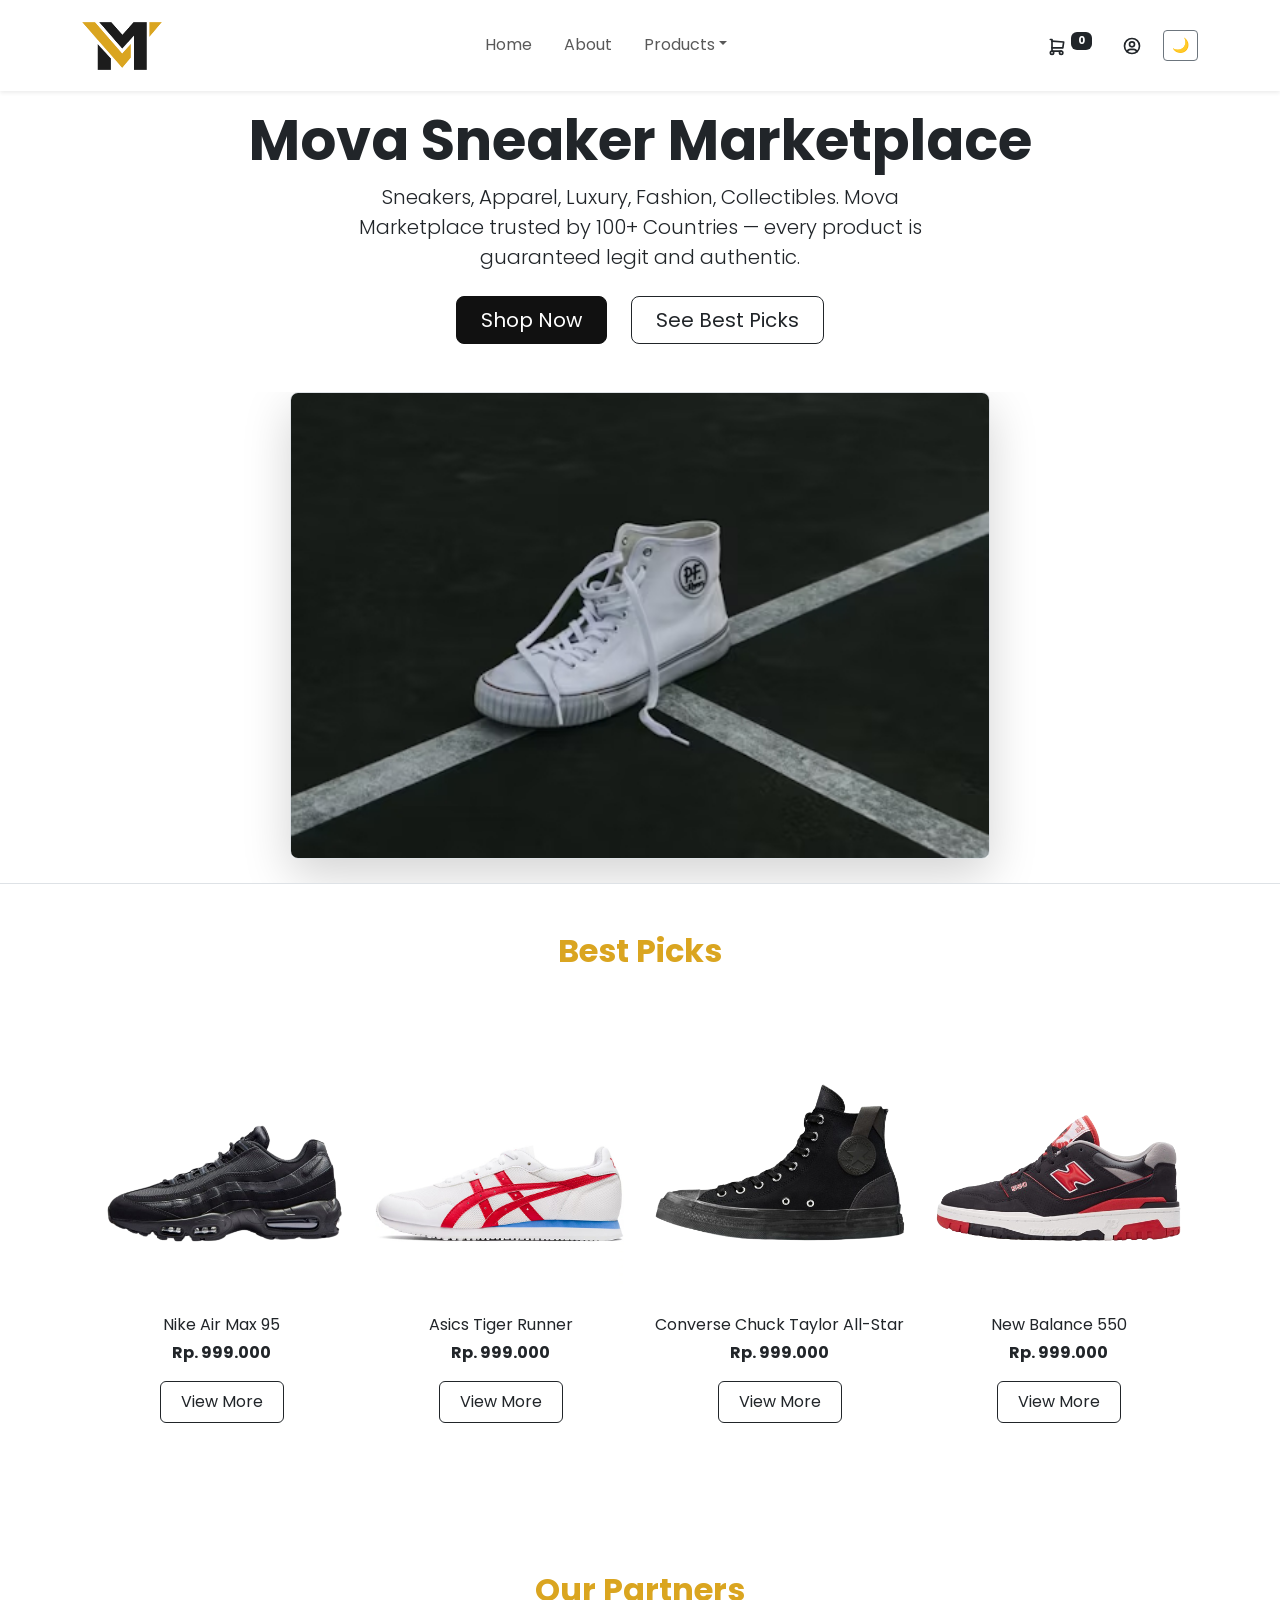
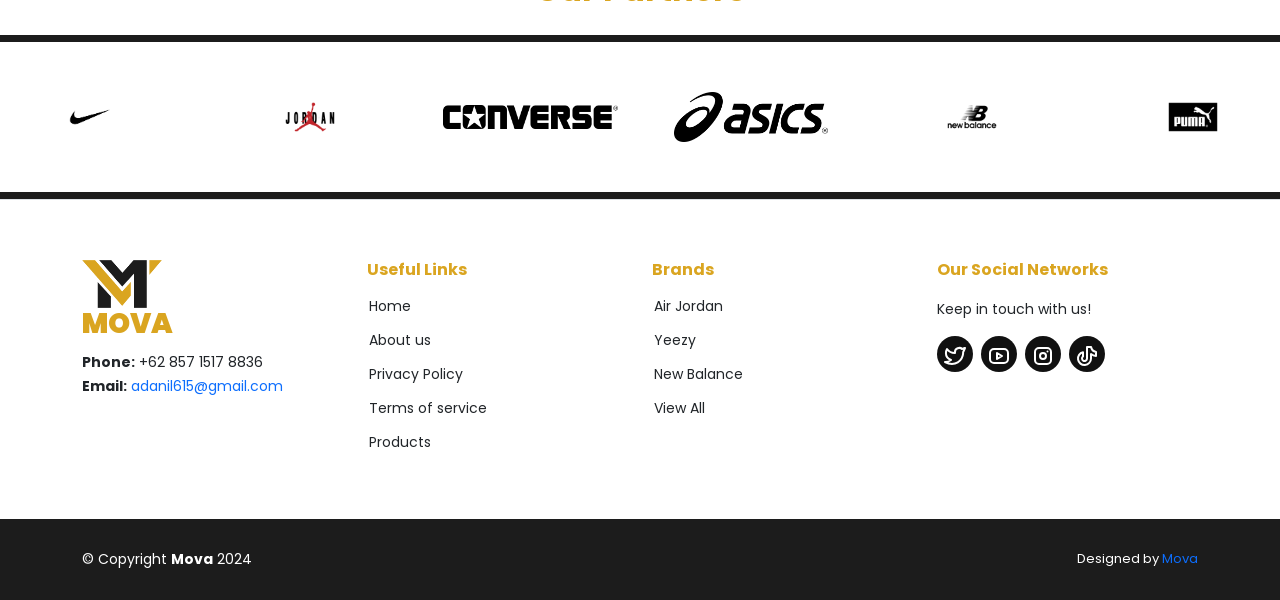
<file: index.html>
<!DOCTYPE html>
<html lang="en">
<head>
  <meta charset="utf-8">
  <meta name="viewport" content="width=device-width, initial-scale=1">
  <meta name="description" content="Mova – Sneaker Marketplace trusted by 100+ countries. Authentic Air Jordan, Yeezy, and New Balance sneakers, guaranteed legit.">
  <title>Mova | Sneaker Marketplace</title>
  <link rel="icon" type="image/png" href="assets/img/Mova site logo.png">

  <!-- Fonts -->
  <link rel="preconnect" href="https://fonts.googleapis.com">
  <link rel="preconnect" href="https://fonts.gstatic.com" crossorigin>
  <link href="https://fonts.googleapis.com/css2?family=Poppins:wght@400;500;600;700&display=swap" rel="stylesheet">

  <!-- Bootstrap -->
  <link href="https://cdn.jsdelivr.net/npm/bootstrap@5.3.0-alpha3/dist/css/bootstrap.min.css" rel="stylesheet" integrity="sha384-KK94CHFLLe+nY2dmCWGMq91rCGa5gtU4mk92HdvYe+M/SXH301p5ILy+dN9+nJOZ" crossorigin="anonymous">

  <!-- AOS -->
  <link href="https://unpkg.com/aos@2.3.1/dist/aos.css" rel="stylesheet">

  <!-- Owl Carousel -->
  <link rel="stylesheet" href="https://cdnjs.cloudflare.com/ajax/libs/OwlCarousel2/2.3.4/assets/owl.carousel.min.css" integrity="sha512-tS3S5qG0BlhnQROyJXvNjeEM4UpMXHrQfTGmbQ1gKmelCxlSEBUaxhRBj/EFTzpbP4RVSrpEikbmdJobCvhE3g==" crossorigin="anonymous" referrerpolicy="no-referrer"/>
  <link rel="stylesheet" href="https://cdnjs.cloudflare.com/ajax/libs/OwlCarousel2/2.3.4/assets/owl.theme.default.min.css" integrity="sha512-sMXtMNL1zRzolHYKEujM2AqCLUR9F2C4/05cdbxjjLSRvMQIciEPCQZo++nk7go3BtSuK9kfa/s+a4f4i5pLkw==" crossorigin="anonymous" referrerpolicy="no-referrer"/>

  <!-- Site CSS -->
  <link rel="stylesheet" href="assets/css/style.css">
</head>
<body id="back-to-top">

  <div data-include="assets/partials/navbar.html"></div>

  <!-- Hero Section -->
  <div class="px-4 pt-3 text-center border-bottom">
    <h1 class="display-4 fw-bold">Mova Sneaker Marketplace</h1>
    <div class="col-lg-6 mx-auto">
      <p class="lead mb-4">Sneakers, Apparel, Luxury, Fashion, Collectibles. Mova Marketplace trusted by 100+ Countries — every product is guaranteed legit and authentic.</p>
      <div class="d-grid gap-2 d-sm-flex justify-content-sm-center mb-5">
        <a href="products.html" class="btn btn-dark btn-lg px-4 me-sm-3">Shop Now</a>
        <a href="#special" class="btn btn-outline-dark btn-lg px-4">See Best Picks</a>
      </div>
    </div>
    <div class="overflow-hidden">
      <div class="container px-5">
        <img src="assets/img/brandtag-1.jpg" class="img-fluid border rounded-3 shadow-lg mb-4" alt="Mova – Authentic sneaker marketplace banner" width="700" height="500" loading="lazy">
      </div>
    </div>
  </div>

  <!-- Best Picks -->
  <section id="special">
    <div class="container">
      <div class="title text-center py-5">
        <h2 class="position-relative d-inline-block" style="color: goldenrod;"><strong>Best Picks</strong></h2>
      </div>
      <div class="special-list row g-0" data-aos="fade-up">
        <div class="col-md-6 col-lg-4 col-xl-3 p-2">
          <div class="special-img position-relative overflow-hidden">
            <img src="assets/img/Air_Max_95-removebg-preview.png" class="w-100" alt="Nike Air Max 95 sneaker">
            <span class="position-absolute d-flex align-items-center justify-content-center text-primary fs-4">
              <i class="fas fa-heart"></i>
            </span>
          </div>
          <div class="text-center">
            <p class="text-capitalize mt-3 mb-1">Nike Air Max 95</p>
            <span class="fw-bold d-block">Rp. 999.000</span>
            <a href="products.html" class="btn btn-outline-dark mt-3">View More</a>
          </div>
        </div>

        <div class="col-md-6 col-lg-4 col-xl-3 p-2">
          <div class="special-img position-relative overflow-hidden">
            <img src="assets/img/Asics Tiger Runner.jpg" class="w-100" alt="ASICS Tiger Runner sneaker">
            <span class="position-absolute d-flex align-items-center justify-content-center text-primary fs-4">
              <i class="fas fa-heart"></i>
            </span>
          </div>
          <div class="text-center">
            <p class="text-capitalize mt-3 mb-1">Asics Tiger Runner</p>
            <span class="fw-bold d-block">Rp. 999.000</span>
            <a href="products.html" class="btn btn-outline-dark mt-3">View More</a>
          </div>
        </div>

        <div class="col-md-6 col-lg-4 col-xl-3 p-2">
          <div class="special-img position-relative overflow-hidden">
            <img src="assets/img/Converse_Chuck_Taylor-removebg-preview.png" class="w-100" alt="Converse Chuck Taylor All-Star">
            <span class="position-absolute d-flex align-items-center justify-content-center text-primary fs-4">
              <i class="fas fa-heart"></i>
            </span>
          </div>
          <div class="text-center">
            <p class="text-capitalize mt-3 mb-1">Converse Chuck Taylor All-Star</p>
            <span class="fw-bold d-block">Rp. 999.000</span>
            <a href="products.html" class="btn btn-outline-dark mt-3">View More</a>
          </div>
        </div>

        <div class="col-md-6 col-lg-4 col-xl-3 p-2">
          <div class="special-img position-relative overflow-hidden">
            <img src="assets/img/New_Balance_550-removebg-preview.png" class="w-100" alt="New Balance 550 sneaker">
            <span class="position-absolute d-flex align-items-center justify-content-center text-primary fs-4">
              <i class="fas fa-heart"></i>
            </span>
          </div>
          <div class="text-center">
            <p class="text-capitalize mt-3 mb-1">New Balance 550</p>
            <span class="fw-bold d-block">Rp. 999.000</span>
            <a href="products.html?brand=New%20Balance" class="btn btn-outline-dark mt-3">View More</a>
          </div>
        </div>
      </div>
    </div>
  </section>

  <!-- Partner Carousel -->
  <h2 class="text-center" style="margin: 140px 0 25px 0; color: goldenrod;"><strong>Our Partners</strong></h2>
  <section>
    <div class="row justify-content-center m-0" style="border-top: 7px solid #1c1c1c; border-bottom: 7px solid #1c1c1c;">
      <div class="container-fluid m-0 p-0">
        <div class="owl-carousel owl-theme">
          <div class="item"><div class="card border-0"><img src="assets/img/Carousel nike.jpg" class="card-img-top img-fluid carousel-img" alt="Nike partner logo" loading="lazy"></div></div>
          <div class="item"><div class="card border-0"><img src="assets/img/Carousel airjordan.png" class="card-img-top img-fluid carousel-img" alt="Air Jordan partner logo" loading="lazy"></div></div>
          <div class="item"><div class="card border-0"><img src="assets/img/Carousel converse.png" class="card-img-top img-fluid carousel-img" alt="Converse partner logo" loading="lazy"></div></div>
          <div class="item"><div class="card border-0"><img src="assets/img/Carousel asics.png" class="card-img-top img-fluid carousel-img" alt="ASICS partner logo" loading="lazy"></div></div>
          <div class="item"><div class="card border-0"><img src="assets/img/Carousel new balance.png" class="card-img-top img-fluid carousel-img" alt="New Balance partner logo" loading="lazy"></div></div>
          <div class="item"><div class="card border-0"><img src="assets/img/Carousel puma.png" class="card-img-top img-fluid carousel-img" alt="Puma partner logo" loading="lazy"></div></div>
        </div>
      </div>
    </div>
  </section>

  <div data-include="assets/partials/footer.html"></div>

  <!-- Scripts -->
  <script src="assets/js/include.js"></script>
  <script src="https://cdn.jsdelivr.net/npm/bootstrap@5.3.0-alpha3/dist/js/bootstrap.bundle.min.js" integrity="sha384-ENjdO4Dr2bkBIFxQpeoTz1HIcje39Wm4jDKdf19U8gI4ddQ3GYNS7NTKfAdVQSZe" crossorigin="anonymous"></script>
  <script src="https://unpkg.com/aos@2.3.1/dist/aos.js"></script>
  <script src="https://cdnjs.cloudflare.com/ajax/libs/jquery/3.7.1/jquery.min.js" integrity="sha512-v2CJ7UaYy4JwqLDIrZUI/4hqeoQieOmAZNXBeQyjo21dadnwR+8ZaIJVT8EE2iyI61OV8e6M8PP2/4hpQINQ/g==" crossorigin="anonymous" referrerpolicy="no-referrer"></script>
  <script src="https://cdnjs.cloudflare.com/ajax/libs/OwlCarousel2/2.3.4/owl.carousel.min.js" integrity="sha512-bPs7Ae6pVvhOSiIcyUClR7/q2OAsRiovw4vAkX+zJbw3ShAeeqezq50RIIcIURq7Oa20rW2n2q+fyXBNcU9lrw==" crossorigin="anonymous" referrerpolicy="no-referrer"></script>
  <script src="assets/js/cart.js"></script>
  <script src="assets/js/main.js"></script>
</body>
</html>
</file>
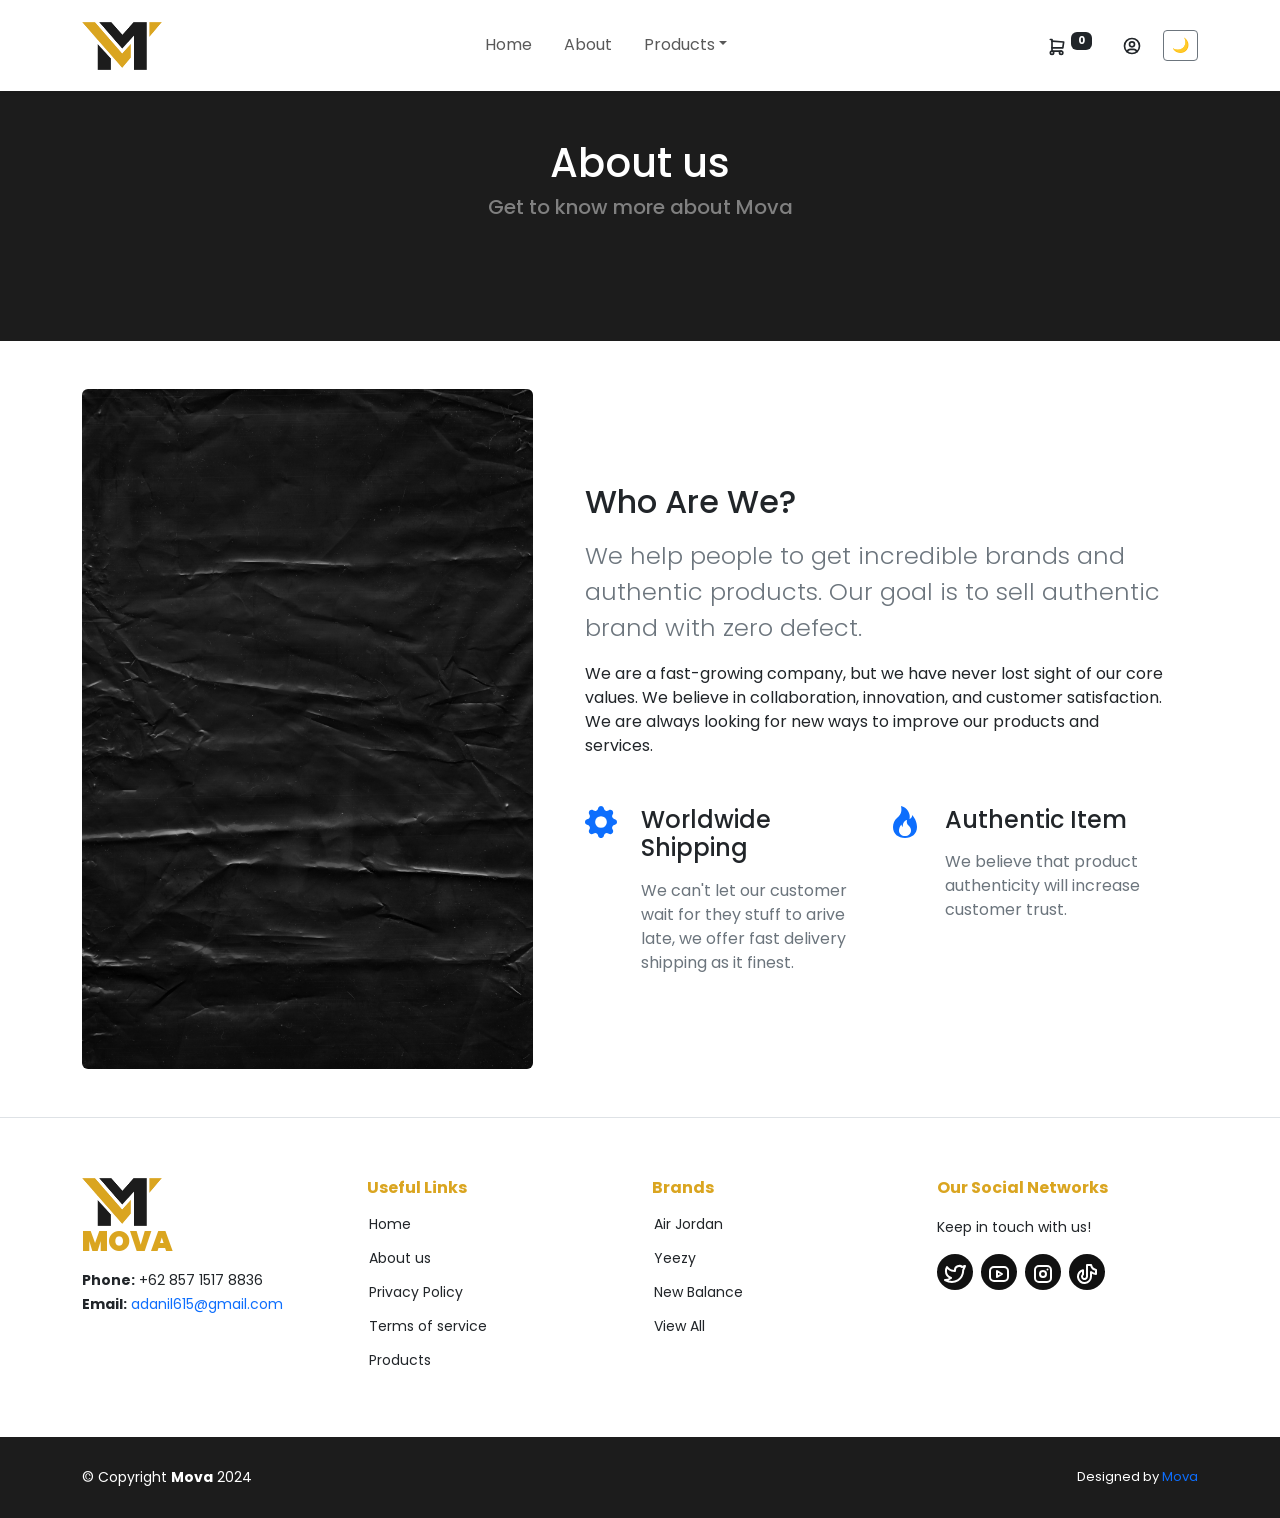
<file: about.html>
<!DOCTYPE html>
<html lang="en">
  <head>
    <meta charset="utf-8">
    <meta name="viewport" content="width=device-width, initial-scale=1">
    <meta name="description" content="About Mova – Learn who we are, our mission, and why we are Indonesia's most trusted sneaker marketplace.">
    <title>About Us | Mova</title>
    <link rel="icon" type="image/png" href="assets/img/Mova site logo.png">
    <link rel="preconnect" href="https://fonts.googleapis.com">
    <link rel="preconnect" href="https://fonts.gstatic.com" crossorigin>
    <link href="https://fonts.googleapis.com/css2?family=Poppins:wght@400;500;600;700&display=swap" rel="stylesheet">
    <link href="https://cdn.jsdelivr.net/npm/bootstrap@5.3.0-alpha3/dist/css/bootstrap.min.css" rel="stylesheet" integrity="sha384-KK94CHFLLe+nY2dmCWGMq91rCGa5gtU4mk92HdvYe+M/SXH301p5ILy+dN9+nJOZ" crossorigin="anonymous">
    <link href="https://unpkg.com/aos@2.3.1/dist/aos.css" rel="stylesheet">
    <link rel="stylesheet" href="assets/css/style.css">
  </head>
  <body>
  <div data-include="assets/partials/navbar.html"></div>

    <!-- Jumbotron -->
  <div class="p-5 text-center" style="background-color: #1c1c1c; padding: 50px; height: 250px;">
    <h1 style="color: white;">About us</h1>
    <h5 class="mb-3" style="color: gray;">Get to know more about Mova</h5>
  </div>

<!-- About us section-->
<section class="py-3 py-md-5">
  <div class="container">
    <div class="row gy-3 gy-md-4 gy-lg-0 align-items-lg-center">
      <div class="col-12 col-lg-6 col-xl-5">
        <img class="img-fluid rounded" loading="lazy" src="assets/img/BestSelect2.jpeg" alt="Mova team working together">
      </div>
      <div class="col-12 col-lg-6 col-xl-7">
        <div class="row justify-content-xl-center">
          <div class="col-12 col-xl-11">
            <h2 class="mb-3">Who Are We?</h2>
            <p class="lead fs-4 text-secondary mb-3">We help people to get incredible brands and authentic products. Our goal is to sell authentic brand with zero defect.</p>
            <p class="mb-5">We are a fast-growing company, but we have never lost sight of our core values. We believe in collaboration, innovation, and customer satisfaction. We are always looking for new ways to improve our products and services.</p>
            <div class="row gy-4 gy-md-0 gx-xxl-5X">
              <div class="col-12 col-md-6">
                <div class="d-flex">
                  <div class="me-4 text-primary">
                    <svg xmlns="http://www.w3.org/2000/svg" width="32" height="32" fill="currentColor" class="bi bi-gear-fill" viewBox="0 0 16 16">
                      <path d="M9.405 1.05c-.413-1.4-2.397-1.4-2.81 0l-.1.34a1.464 1.464 0 0 1-2.105.872l-.31-.17c-1.283-.698-2.686.705-1.987 1.987l.169.311c.446.82.023 1.841-.872 2.105l-.34.1c-1.4.413-1.4 2.397 0 2.81l.34.1a1.464 1.464 0 0 1 .872 2.105l-.17.31c-.698 1.283.705 2.686 1.987 1.987l.311-.169a1.464 1.464 0 0 1 2.105.872l.1.34c.413 1.4 2.397 1.4 2.81 0l.1-.34a1.464 1.464 0 0 1 2.105-.872l.31.17c1.283.698 2.686-.705 1.987-1.987l-.169-.311a1.464 1.464 0 0 1 .872-2.105l.34-.1c1.4-.413 1.4-2.397 0-2.81l-.34-.1a1.464 1.464 0 0 1-.872-2.105l.17-.31c.698-1.283-.705-2.686-1.987-1.987l-.311.169a1.464 1.464 0 0 1-2.105-.872l-.1-.34zM8 10.93a2.929 2.929 0 1 1 0-5.86 2.929 2.929 0 0 1 0 5.858z" />
                    </svg>
                  </div>
                  <div>
                    <h2 class="h4 mb-3">Worldwide Shipping</h2>
                    <p class="text-secondary mb-0">We can't let our customer wait for they stuff to arive late, we offer fast delivery shipping as it finest.</p>
                  </div>
                </div>
              </div>
              <div class="col-12 col-md-6">
                <div class="d-flex">
                  <div class="me-4 text-primary">
                    <svg xmlns="http://www.w3.org/2000/svg" width="32" height="32" fill="currentColor" class="bi bi-fire" viewBox="0 0 16 16">
                      <path d="M8 16c3.314 0 6-2 6-5.5 0-1.5-.5-4-2.5-6 .25 1.5-1.25 2-1.25 2C11 4 9 .5 6 0c.357 2 .5 4-2 6-1.25 1-2 2.729-2 4.5C2 14 4.686 16 8 16Zm0-1c-1.657 0-3-1-3-2.75 0-.75.25-2 1.25-3C6.125 10 7 10.5 7 10.5c-.375-1.25.5-3.25 2-3.5-.179 1-.25 2 1 3 .625.5 1 1.364 1 2.25C11 14 9.657 15 8 15Z" />
                    </svg>
                  </div>
                  <div>
                    <h2 class="h4 mb-3">Authentic Item</h2>
                    <p class="text-secondary mb-0">We believe that product authenticity will increase customer trust.</p>
                  </div>
                </div>
              </div>
            </div>
          </div>
        </div>
      </div>
    </div>
  </div>
</section>

  <div data-include="assets/partials/footer.html"></div>
      
  <!-- Scripts -->
  <script src="assets/js/include.js"></script>
  <script src="https://cdn.jsdelivr.net/npm/bootstrap@5.3.0-alpha3/dist/js/bootstrap.bundle.min.js" integrity="sha384-ENjdO4Dr2bkBIFxQpeoTz1HIcje39Wm4jDKdf19U8gI4ddQ3GYNS7NTKfAdVQSZe" crossorigin="anonymous"></script>
  <script src="https://unpkg.com/aos@2.3.1/dist/aos.js"></script>
  <script src="assets/js/cart.js"></script>
  <script src="assets/js/main.js"></script>
  </body>
</html>
</file>
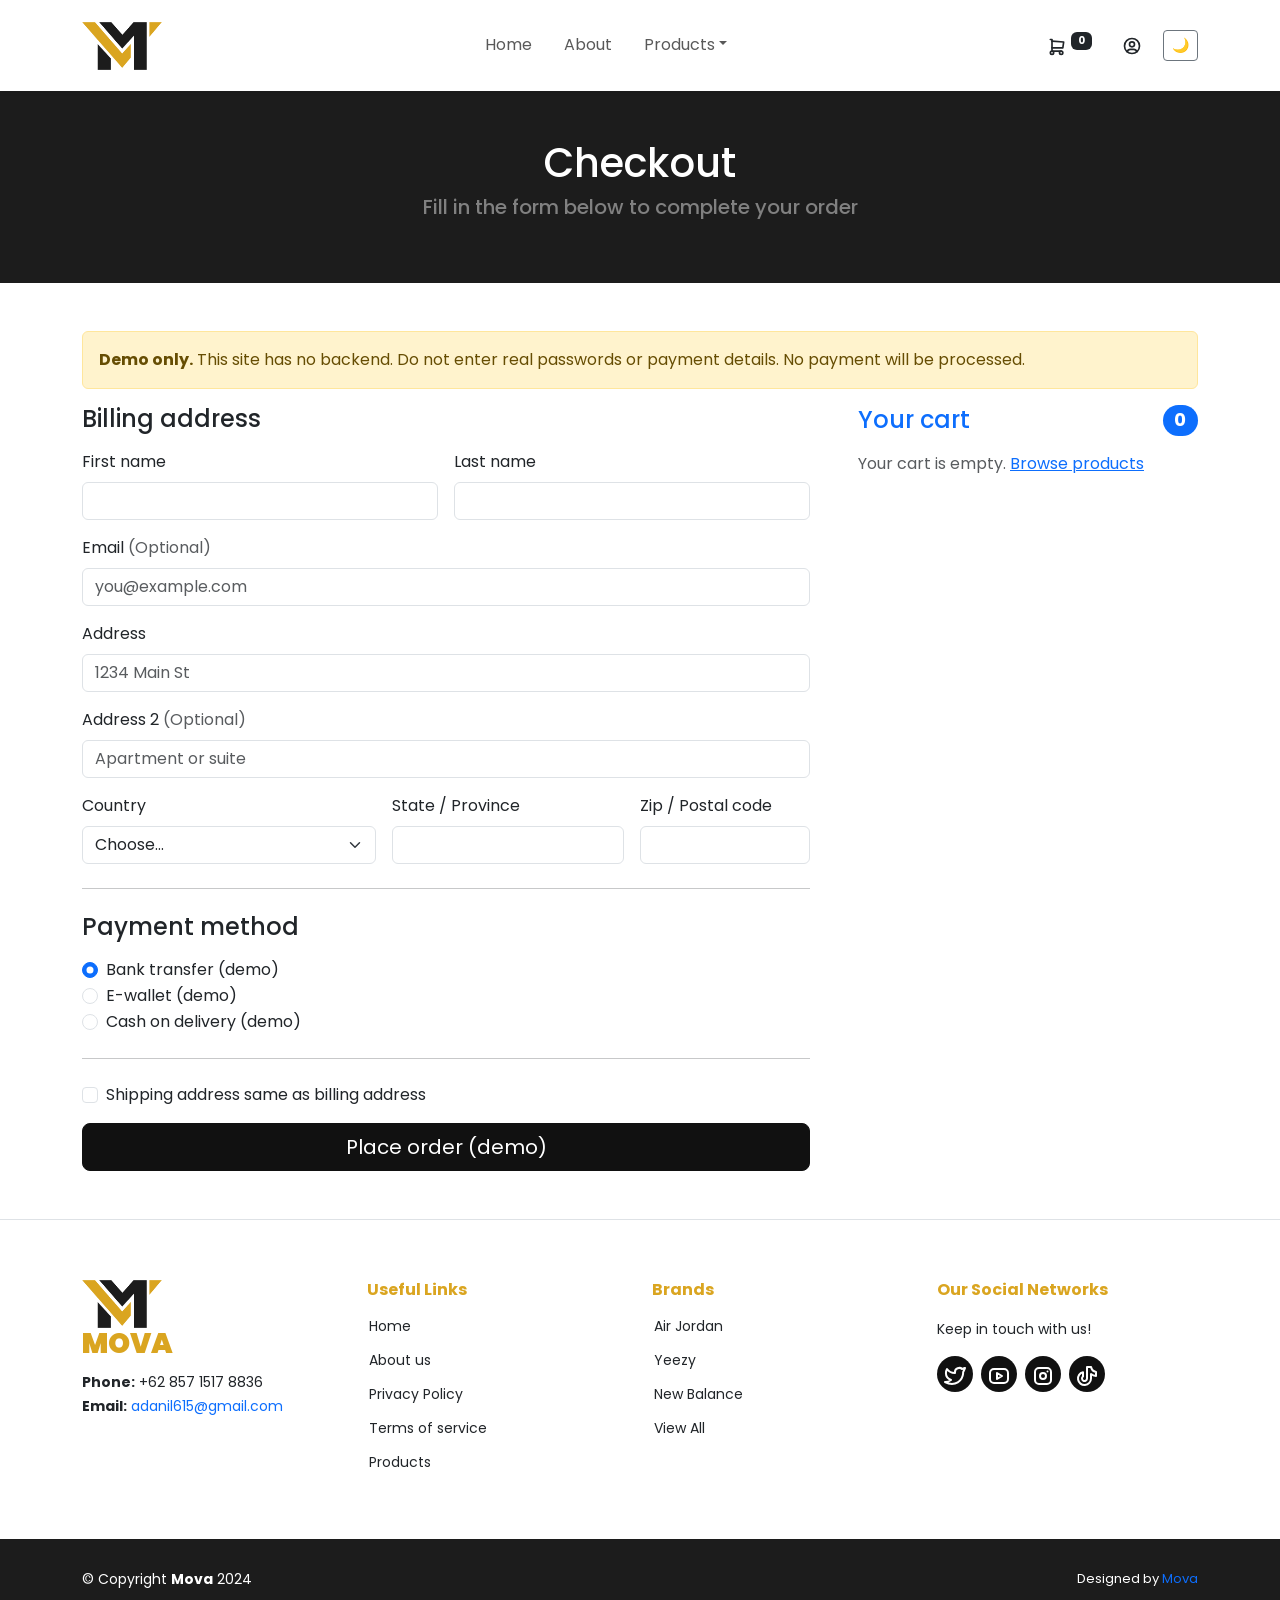
<file: payment.html>
<!DOCTYPE html>
<html lang="en">
<head>
  <meta charset="utf-8">
  <meta name="viewport" content="width=device-width, initial-scale=1">
  <meta name="description" content="Complete your Mova order – Demo checkout page, no real payment processed.">
  <title>Checkout | Mova</title>
  <link rel="icon" type="image/png" href="assets/img/Mova site logo.png">

  <!-- Fonts -->
  <link rel="preconnect" href="https://fonts.googleapis.com">
  <link rel="preconnect" href="https://fonts.gstatic.com" crossorigin>
  <link href="https://fonts.googleapis.com/css2?family=Poppins:wght@400;500;600;700&display=swap" rel="stylesheet">

  <!-- Bootstrap -->
  <link href="https://cdn.jsdelivr.net/npm/bootstrap@5.3.0-alpha3/dist/css/bootstrap.min.css" rel="stylesheet" integrity="sha384-KK94CHFLLe+nY2dmCWGMq91rCGa5gtU4mk92HdvYe+M/SXH301p5ILy+dN9+nJOZ" crossorigin="anonymous">

  <!-- AOS -->
  <link href="https://unpkg.com/aos@2.3.1/dist/aos.css" rel="stylesheet">

  <!-- Site CSS -->
  <link rel="stylesheet" href="assets/css/style.css">
</head>
<body>
  <div data-include="assets/partials/navbar.html"></div>

  <!-- Page Header -->
  <div class="p-5 text-center" style="background-color: #1c1c1c;">
    <h1 style="color: white;">Checkout</h1>
    <h2 class="h5 mb-3" style="color: gray;">Fill in the form below to complete your order</h2>
  </div>

  <main id="checkout-main">
    <div class="container">
      <div class="py-3 py-md-5">

        <!-- Demo Notice -->
        <div class="alert alert-warning" role="alert">
          <strong>Demo only.</strong> This site has no backend. Do not enter real passwords or payment details. No payment will be processed.
        </div>

        <div class="row g-5">
          <!-- Cart Summary -->
          <div class="col-md-5 col-lg-4 order-md-last">
            <h2 class="h4 d-flex justify-content-between align-items-center mb-3">
              <span class="text-primary">Your cart</span>
              <span id="cart-item-count" class="badge bg-primary rounded-pill">0</span>
            </h2>
            <div id="summary">
              <p class="text-muted">Loading cart…</p>
            </div>
          </div>

          <!-- Billing Form -->
          <div class="col-md-7 col-lg-8">
            <h2 class="h4 mb-3">Billing address</h2>
            <form id="payment-form" class="needs-validation" novalidate>
              <div class="row g-3">
                <div class="col-sm-6">
                  <label for="pay-first-name" class="form-label">First name</label>
                  <input type="text" class="form-control" id="pay-first-name" required>
                  <div class="invalid-feedback">Valid first name is required.</div>
                </div>

                <div class="col-sm-6">
                  <label for="pay-last-name" class="form-label">Last name</label>
                  <input type="text" class="form-control" id="pay-last-name" required>
                  <div class="invalid-feedback">Valid last name is required.</div>
                </div>

                <div class="col-12">
                  <label for="pay-email" class="form-label">Email <span class="text-muted">(Optional)</span></label>
                  <input type="email" class="form-control" id="pay-email" placeholder="you@example.com">
                </div>

                <div class="col-12">
                  <label for="pay-address" class="form-label">Address</label>
                  <input type="text" class="form-control" id="pay-address" placeholder="1234 Main St" required>
                  <div class="invalid-feedback">Please enter your shipping address.</div>
                </div>

                <div class="col-12">
                  <label for="pay-address2" class="form-label">Address 2 <span class="text-muted">(Optional)</span></label>
                  <input type="text" class="form-control" id="pay-address2" placeholder="Apartment or suite">
                </div>

                <div class="col-md-5">
                  <label for="pay-country" class="form-label">Country</label>
                  <select class="form-select" id="pay-country" required>
                    <option value="">Choose…</option>
                    <option>Indonesia</option>
                    <option>United States</option>
                    <option>China</option>
                    <option>Singapore</option>
                    <option>Malaysia</option>
                  </select>
                  <div class="invalid-feedback">Please select a valid country.</div>
                </div>

                <div class="col-md-4">
                  <label for="pay-state" class="form-label">State / Province</label>
                  <input type="text" class="form-control" id="pay-state" required>
                  <div class="invalid-feedback">Please provide a valid state.</div>
                </div>

                <div class="col-md-3">
                  <label for="pay-zip" class="form-label">Zip / Postal code</label>
                  <input type="text" class="form-control" id="pay-zip" required>
                  <div class="invalid-feedback">Zip code required.</div>
                </div>
              </div>

              <hr class="my-4">

              <h2 class="h4 mb-3">Payment method</h2>
              <div class="my-3">
                <div class="form-check">
                  <input class="form-check-input" type="radio" name="pay-method" id="pay-transfer" value="transfer" checked>
                  <label class="form-check-label" for="pay-transfer">Bank transfer (demo)</label>
                </div>
                <div class="form-check">
                  <input class="form-check-input" type="radio" name="pay-method" id="pay-ewallet" value="ewallet">
                  <label class="form-check-label" for="pay-ewallet">E-wallet (demo)</label>
                </div>
                <div class="form-check">
                  <input class="form-check-input" type="radio" name="pay-method" id="pay-cod" value="cod">
                  <label class="form-check-label" for="pay-cod">Cash on delivery (demo)</label>
                </div>
              </div>

              <hr class="my-4">

              <div class="form-check mb-3">
                <input type="checkbox" class="form-check-input" id="pay-same-address">
                <label class="form-check-label" for="pay-same-address">Shipping address same as billing address</label>
              </div>

              <button type="submit" class="w-100 btn btn-dark btn-lg">Place order (demo)</button>
            </form>
          </div>
        </div>

      </div>
    </div>
  </main>

  <div data-include="assets/partials/footer.html"></div>

  <!-- Scripts -->
  <script src="assets/js/include.js"></script>
  <script src="https://cdn.jsdelivr.net/npm/bootstrap@5.3.0-alpha3/dist/js/bootstrap.bundle.min.js" integrity="sha384-ENjdO4Dr2bkBIFxQpeoTz1HIcje39Wm4jDKdf19U8gI4ddQ3GYNS7NTKfAdVQSZe" crossorigin="anonymous"></script>
  <script src="https://unpkg.com/aos@2.3.1/dist/aos.js"></script>
  <script src="assets/js/cart.js"></script>
  <script src="assets/js/main.js"></script>
  <script>
    const rupiah = n => new Intl.NumberFormat("id-ID", { style: "currency", currency: "IDR", maximumFractionDigits: 0 }).format(n);

    // Load cart summary
    fetch("assets/data/products.json")
      .then(r => r.json())
      .then(list => {
        const cart = getCart();
        const summaryEl = document.getElementById("summary");
        const countEl = document.getElementById("cart-item-count");

        if (!cart.length) {
          summaryEl.innerHTML = `<p class="text-muted">Your cart is empty. <a href="products.html">Browse products</a></p>`;
          countEl.textContent = "0";
          return;
        }

        let total = 0;
        const rows = cart.map(i => {
          const p = list.find(x => x.id === i.id);
          if (!p) return "";
          total += p.price * i.qty;
          return `<li class="list-group-item d-flex justify-content-between">
                    <span>${p.name} &times; ${i.qty}</span>
                    <span>${rupiah(p.price * i.qty)}</span>
                  </li>`;
        }).join("");

        countEl.textContent = cart.reduce((s, i) => s + i.qty, 0);
        summaryEl.innerHTML = `
          <ul class="list-group mb-3">
            ${rows}
            <li class="list-group-item d-flex justify-content-between fw-bold">
              <span>Total</span><span>${rupiah(total)}</span>
            </li>
          </ul>`;
      });

    // Payment form submit
    document.getElementById("payment-form").addEventListener("submit", function (e) {
      e.preventDefault();
      if (!this.checkValidity()) return;
      localStorage.removeItem("mova_cart");
      document.getElementById("checkout-main").innerHTML = `
        <div class="text-center py-5">
          <div style="font-size: 4rem;">✅</div>
          <h2 class="mt-3">Thank you!</h2>
          <p class="text-muted">This was a demo order. No payment was processed and no data was saved.</p>
          <a class="btn btn-dark mt-3" href="index.html">Back to home</a>
        </div>`;
    });
  </script>
</body>
</html>
</file>
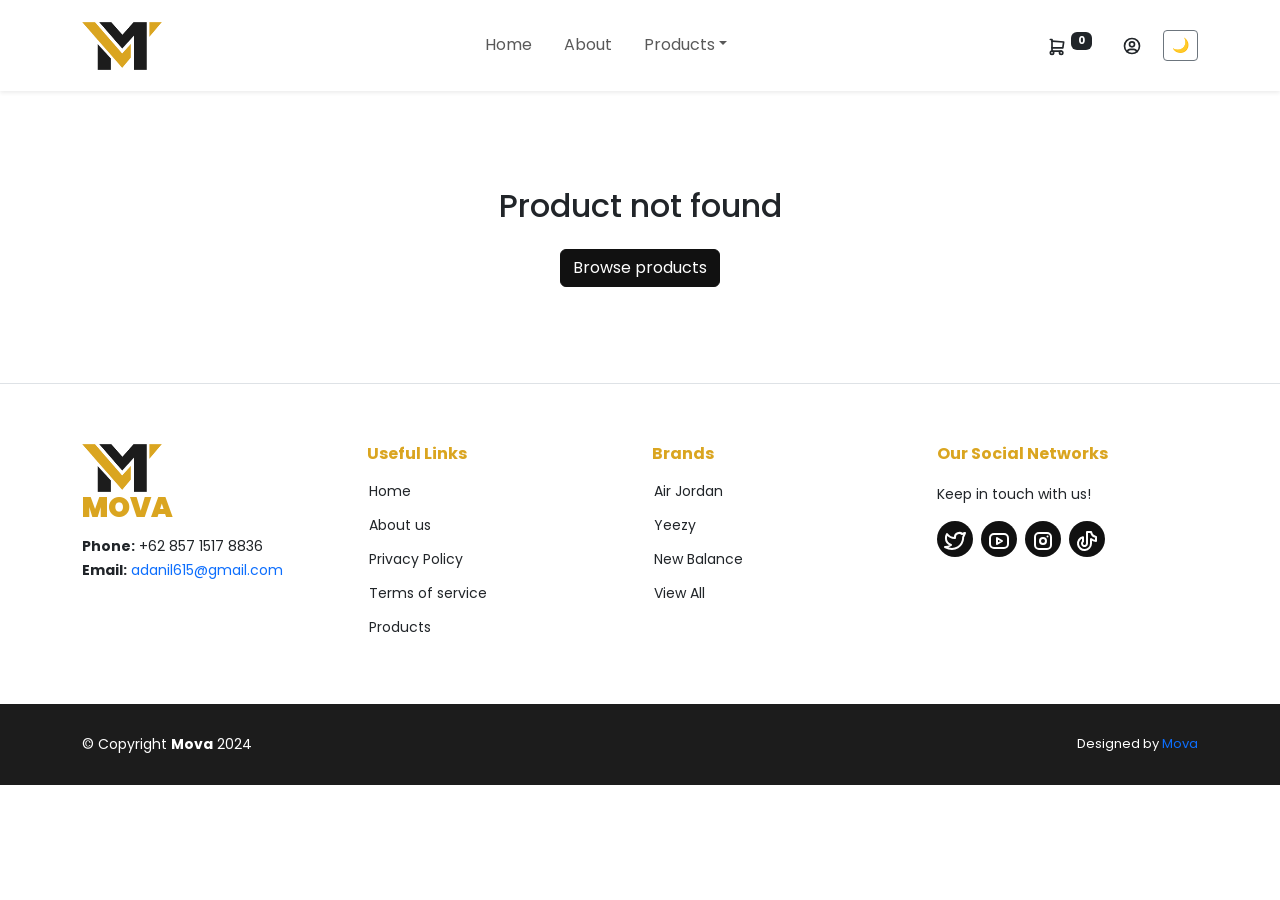
<file: product-detail.html>
<!DOCTYPE html>
<html lang="en">
<head>
  <meta charset="utf-8">
  <meta name="viewport" content="width=device-width, initial-scale=1">
  <meta name="description" content="Product detail page – Mova Sneaker Marketplace">
  <title>Product | Mova</title>
  <link rel="icon" type="image/png" href="assets/img/Mova site logo.png">

  <!-- Fonts -->
  <link rel="preconnect" href="https://fonts.googleapis.com">
  <link rel="preconnect" href="https://fonts.gstatic.com" crossorigin>
  <link href="https://fonts.googleapis.com/css2?family=Poppins:wght@400;500;600;700&display=swap" rel="stylesheet">

  <!-- Bootstrap -->
  <link href="https://cdn.jsdelivr.net/npm/bootstrap@5.3.0-alpha3/dist/css/bootstrap.min.css" rel="stylesheet" integrity="sha384-KK94CHFLLe+nY2dmCWGMq91rCGa5gtU4mk92HdvYe+M/SXH301p5ILy+dN9+nJOZ" crossorigin="anonymous">

  <!-- Site CSS -->
  <link rel="stylesheet" href="assets/css/style.css">
</head>
<body>
  <div data-include="assets/partials/navbar.html"></div>

  <main class="container my-5" id="detail">
    <div class="text-center py-5 text-muted">Loading product…</div>
  </main>

  <div data-include="assets/partials/footer.html"></div>

  <!-- Scripts -->
  <script src="assets/js/include.js"></script>
  <script src="https://cdn.jsdelivr.net/npm/bootstrap@5.3.0-alpha3/dist/js/bootstrap.bundle.min.js" integrity="sha384-ENjdO4Dr2bkBIFxQpeoTz1HIcje39Wm4jDKdf19U8gI4ddQ3GYNS7NTKfAdVQSZe" crossorigin="anonymous"></script>
  <script src="assets/js/cart.js"></script>
  <script src="assets/js/main.js"></script>
  <script>
    const rupiah = n => new Intl.NumberFormat("id-ID", { style: "currency", currency: "IDR", maximumFractionDigits: 0 }).format(n);
    const id = new URLSearchParams(location.search).get("id");

    fetch("assets/data/products.json")
      .then(r => r.json())
      .then(list => {
        const p = list.find(x => x.id === id);
        const box = document.getElementById("detail");
        if (!p) {
          box.innerHTML = `<div class="text-center py-5"><h2>Product not found</h2><a class="btn btn-dark mt-3" href="products.html">Browse products</a></div>`;
          return;
        }
        document.title = p.name + " | Mova";
        document.querySelector('meta[name="description"]').setAttribute("content", p.description);
        box.innerHTML = `
          <nav aria-label="breadcrumb" class="mb-4">
            <ol class="breadcrumb">
              <li class="breadcrumb-item"><a href="products.html">Products</a></li>
              <li class="breadcrumb-item"><a href="products.html?brand=${encodeURIComponent(p.brand)}">${p.brand}</a></li>
              <li class="breadcrumb-item active" aria-current="page">${p.name}</li>
            </ol>
          </nav>
          <div class="row g-4 align-items-start">
            <div class="col-md-6 text-center">
              <img src="${p.image}" class="img-fluid rounded shadow" alt="${p.name}" style="max-height:420px; object-fit:contain;">
            </div>
            <div class="col-md-6">
              <small class="text-muted text-uppercase fw-semibold">${p.brand}</small>
              <h1 class="h2 mt-1">${p.name}</h1>
              <h2 class="h4 fw-bold mt-3">${rupiah(p.price)}</h2>
              <hr>
              <h3 class="h6 text-secondary-emphasis mt-3">About this product</h3>
              <p class="text-secondary mt-2">${p.description}</p>
              <button class="btn btn-dark px-5 mt-3" data-add-to-cart onclick="addToCart('${p.id}')">Add to cart</button>
              <a class="btn btn-outline-dark px-5 mt-3 ms-2" href="payment.html">Checkout</a>
            </div>
          </div>`;
      })
      .catch(() => {
        document.getElementById("detail").innerHTML = `<p class="text-center text-danger py-5">Failed to load product. Please try again.</p>`;
      });
  </script>
</body>
</html>
</file>
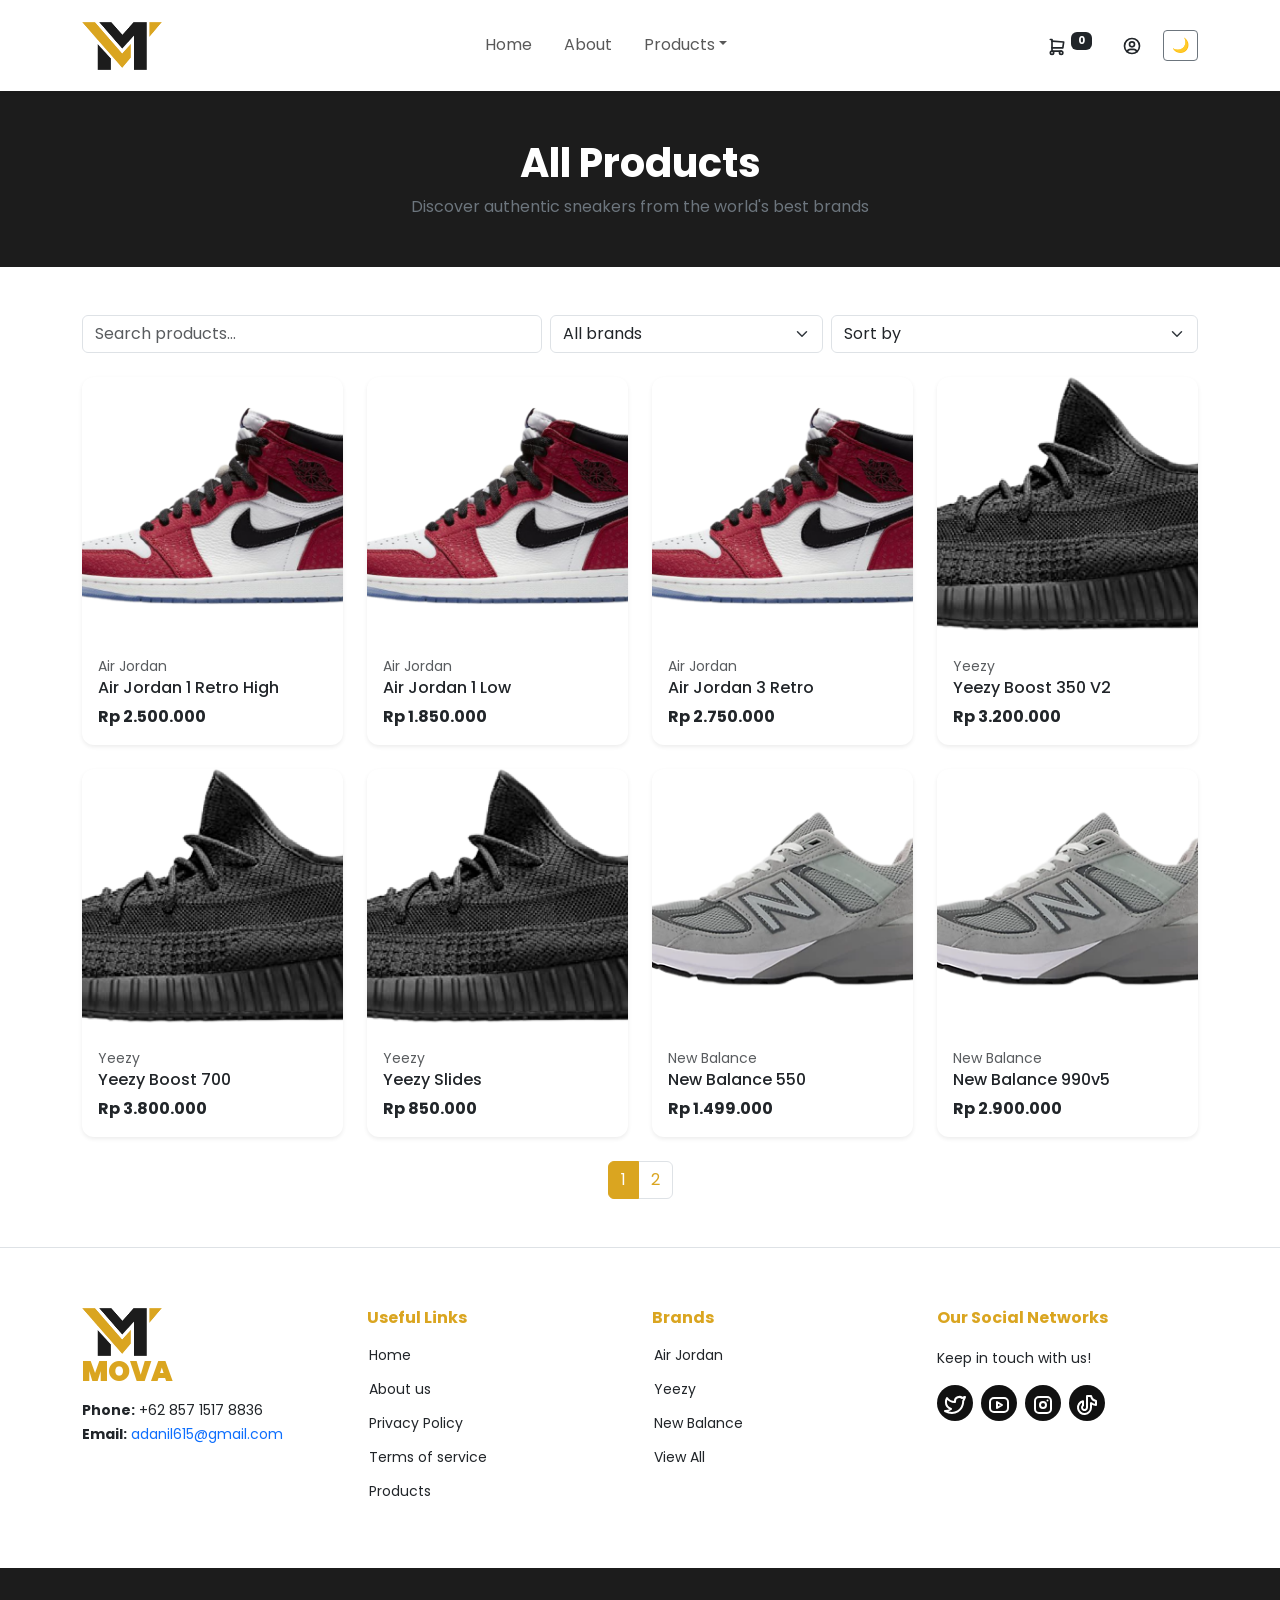
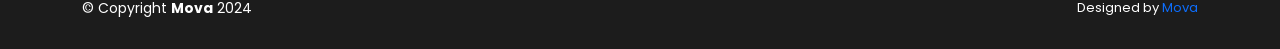
<file: products.html>
<!DOCTYPE html>
<html lang="en">
<head>
  <meta charset="utf-8">
  <meta name="viewport" content="width=device-width, initial-scale=1">
  <meta name="description" content="Browse sneakers from Air Jordan, Yeezy and New Balance at Mova. Search, filter, and sort to find your perfect pair.">
  <title>Products | Mova</title>
  <link rel="icon" type="image/png" href="assets/img/Mova site logo.png">

  <!-- Fonts -->
  <link rel="preconnect" href="https://fonts.googleapis.com">
  <link rel="preconnect" href="https://fonts.gstatic.com" crossorigin>
  <link href="https://fonts.googleapis.com/css2?family=Poppins:wght@400;500;600;700&display=swap" rel="stylesheet">

  <!-- Bootstrap -->
  <link href="https://cdn.jsdelivr.net/npm/bootstrap@5.3.0-alpha3/dist/css/bootstrap.min.css" rel="stylesheet" integrity="sha384-KK94CHFLLe+nY2dmCWGMq91rCGa5gtU4mk92HdvYe+M/SXH301p5ILy+dN9+nJOZ" crossorigin="anonymous">

  <!-- AOS -->
  <link href="https://unpkg.com/aos@2.3.1/dist/aos.css" rel="stylesheet">

  <!-- Site CSS -->
  <link rel="stylesheet" href="assets/css/style.css">
</head>
<body>
  <div data-include="assets/partials/navbar.html"></div>

  <!-- Page Header -->
  <div class="py-5 text-center" style="background-color: #1c1c1c;">
    <h1 class="text-white fw-bold">All Products</h1>
    <p class="text-secondary mb-0">Discover authentic sneakers from the world's best brands</p>
  </div>

  <!-- Product Listing -->
  <div class="container my-5">
    <div class="row g-2 mb-4" data-aos="fade-up">
      <div class="col-md-5">
        <input id="search" class="form-control" placeholder="Search products…" aria-label="Search products">
      </div>
      <div class="col-md-3">
        <select id="brand" class="form-select" aria-label="Filter by brand">
          <option value="">All brands</option>
        </select>
      </div>
      <div class="col-md-4">
        <select id="sort" class="form-select" aria-label="Sort products">
          <option value="">Sort by</option>
          <option value="price-asc">Price: low to high</option>
          <option value="price-desc">Price: high to low</option>
          <option value="name">Name A–Z</option>
        </select>
      </div>
    </div>

    <div id="product-list" class="row g-4"></div>

    <nav aria-label="Product pages">
      <ul id="pagination" class="pagination justify-content-center mt-4"></ul>
    </nav>
  </div>

  <div data-include="assets/partials/footer.html"></div>

  <!-- Scripts -->
  <script src="assets/js/include.js"></script>
  <script src="https://cdn.jsdelivr.net/npm/bootstrap@5.3.0-alpha3/dist/js/bootstrap.bundle.min.js" integrity="sha384-ENjdO4Dr2bkBIFxQpeoTz1HIcje39Wm4jDKdf19U8gI4ddQ3GYNS7NTKfAdVQSZe" crossorigin="anonymous"></script>
  <script src="https://unpkg.com/aos@2.3.1/dist/aos.js"></script>
  <script src="assets/js/cart.js"></script>
  <script src="assets/js/main.js"></script>
  <script src="assets/js/products.js"></script>
</body>
</html>
</file>
<file: assets/css/style.css>
/*--------------------------------------------------------------
# CSS Variables / Design Tokens
--------------------------------------------------------------*/
:root {
  --brand: #111111;
  --brand-accent: #e63946;
  --gold: goldenrod;
  --font-main: "Poppins", system-ui, sans-serif;
  --radius: 12px;
  --transition: 0.25s ease;
}

/*--------------------------------------------------------------
# Scroll Bar
--------------------------------------------------------------*/
::-webkit-scrollbar {
  width: 8px;
  border-radius: 5px;
}

::-webkit-scrollbar-track {
  background-color: #1c1c1c;
}

::-webkit-scrollbar-thumb {
  border-radius: 0px;
  background: var(--gold);
}

::-webkit-scrollbar-thumb:hover,
::-webkit-scrollbar-thumb:active {
  background: white;
}

/*--------------------------------------------------------------
# Global Styling
--------------------------------------------------------------*/
body {
  font-family: var(--font-main);
  font-size: medium;
}

.btn-dark {
  background: var(--brand);
  border-color: var(--brand);
}

.text-accent {
  color: var(--brand-accent);
}

/*--------------------------------------------------------------
# Navbar
--------------------------------------------------------------*/
nav.navbar {
  transition: box-shadow var(--transition), background-color var(--transition);
}

[data-include="assets/partials/navbar.html"] {
  position: sticky;
  top: 0;
  z-index: 1020; /* Bootstrap sticky-top z-index */
}

[data-bs-theme="dark"] nav.navbar {
  background-color: var(--bs-body-bg) !important;
}

[data-bs-theme="dark"] .navbar-toggler-icon {
  filter: invert(1);
}

/*--------------------------------------------------------------
# Product Cards
--------------------------------------------------------------*/
.product-card {
  border: 0;
  border-radius: var(--radius);
  overflow: hidden;
  transition: transform .2s, box-shadow .2s;
}

.product-card:hover {
  transform: translateY(-4px);
  box-shadow: 0 10px 24px rgba(0, 0, 0, .15) !important;
}

.product-card img {
  aspect-ratio: 1 / 1;
  object-fit: cover;
}

/*--------------------------------------------------------------
# Card (legacy)
--------------------------------------------------------------*/
#card {
  transition: 0.4s ease;
}

#card:hover {
  scale: 1.1;
}

/*--------------------------------------------------------------
# Special / Best Picks section
--------------------------------------------------------------*/
.special-img span {
  top: 20px;
  right: 20px;
}

.special-list .btn {
  padding: 8px 20px !important;
}

.special-img img {
  transition: all 0.6s ease;
}

.special-img:hover img {
  transform: scale(1.05);
}

/* Fix for images with white backgrounds in dark mode */
[data-bs-theme="dark"] .special-img img,
[data-bs-theme="dark"] .carousel-img {
  background-color: white;
  padding: 10px;
  border-radius: var(--radius);
}

/*--------------------------------------------------------------
# About Us
--------------------------------------------------------------*/
.about .content h3 {
  font-weight: 600;
  font-size: 26px;
}

.about .content ul {
  list-style: none;
  padding: 0;
}

.about .content ul li {
  padding-left: 28px;
  position: relative;
}

.about .content ul li+li {
  margin-top: 10px;
}

.about .content ul i {
  position: absolute;
  left: 0;
  top: 2px;
  font-size: 20px;
  color: #47b2e4;
  line-height: 1;
}

.about .content p:last-child {
  margin-bottom: 0;
}

.about .content .btn-learn-more {
  font-family: var(--font-main);
  font-weight: 500;
  font-size: 14px;
  letter-spacing: 1px;
  display: inline-block;
  padding: 12px 32px;
  border-radius: 4px;
  transition: 0.3s;
  line-height: 1;
  color: #47b2e4;
  animation-delay: 0.8s;
  margin-top: 6px;
  border: 2px solid #47b2e4;
}

.about .content .btn-learn-more:hover {
  background: #47b2e4;
  color: #fff;
  text-decoration: none;
}

/*--------------------------------------------------------------
# Footer
--------------------------------------------------------------*/
#footer {
  font-size: 14px;
  background: #1c1c1c; /* Keep bottom area dark */
}

#footer .footer-top {
  padding: 60px 0 30px 0;
  background: var(--bs-body-bg); /* Adapts to light/dark */
  border-top: 1px solid var(--bs-border-color);
}

#footer .footer-top .footer-contact {
  margin-bottom: 30px;
}

#footer .footer-top .footer-contact h3 {
  font-size: 28px;
  margin: 0 0 10px 0;
  padding: 2px 0 2px 0;
  line-height: 1;
  text-transform: uppercase;
  font-weight: 600;
  color: var(--gold);
}

#footer .footer-top .footer-contact p {
  font-size: 14px;
  line-height: 24px;
  margin-bottom: 0;
  font-family: var(--font-main);
  color: var(--bs-body-color);
}

#footer .footer-top h4 {
  font-size: 16px;
  font-weight: bold;
  color: var(--gold);
  position: relative;
  padding-bottom: 12px;
}

#footer .footer-top .footer-links {
  margin-bottom: 30px;
}

#footer .footer-top .footer-links ul {
  list-style: none;
  padding: 0;
  margin: 0;
}

#footer .footer-top .footer-links ul i {
  padding-right: 2px;
  color: #47b2e4;
  font-size: 18px;
  line-height: 1;
}

#footer .footer-top .footer-links ul li {
  padding: 10px 0;
  display: flex;
  align-items: center;
}

#footer .footer-top .footer-links ul li:first-child {
  padding-top: 0;
}

#footer .footer-top .footer-links ul a {
  color: var(--bs-body-color);
  transition: 0.3s;
  display: inline-block;
  line-height: 1;
  text-decoration: none;
}

#footer .footer-top .footer-links ul a:hover {
  text-decoration: none;
  color: var(--gold);
}

#footer .footer-top .social-links a {
  font-size: 18px;
  display: inline-block;
  background: var(--brand);
  color: #fff;
  line-height: 1;
  padding: 8px 0;
  margin-right: 4px;
  border-radius: 50%;
  text-align: center;
  width: 36px;
  height: 36px;
  transition: 0.3s;
}

#footer .footer-top .social-links a:hover {
  background: var(--gold);
  color: #fff;
  text-decoration: none;
}

#footer .footer-bottom {
  padding-top: 30px;
  padding-bottom: 30px;
  color: #fff;
}

#footer .copyright {
  float: left;
}

#footer .credits {
  float: right;
  font-size: 13px;
}

#footer .credits a {
  transition: 0.3s;
  text-decoration: none;
}

#footer .credits a:hover {
  color: var(--gold);
}

@media (max-width: 768px) {
  #footer .footer-bottom {
    padding-top: 20px;
    padding-bottom: 20px;
  }

  #footer .copyright,
  #footer .credits {
    text-align: center;
    float: none;
  }

  #footer .credits {
    padding-top: 4px;
  }
}

/*--------------------------------------------------------------
# Partner Carousel
--------------------------------------------------------------*/
.carousel-img {
  width: 100%;
  height: 50px;
  object-fit: contain;
}

.owl-carousel .item {
  display: flex;
  justify-content: center;
  align-items: center;
  height: 150px;
}

/*--------------------------------------------------------------
# Cart badge
--------------------------------------------------------------*/
#cart-count {
  font-size: 0.65rem;
  vertical-align: super;
}

/*--------------------------------------------------------------
# Pagination Override
--------------------------------------------------------------*/
.pagination .page-link {
  color: var(--gold);
  border-color: var(--bs-border-color);
}

.pagination .page-link:hover {
  background-color: var(--gold);
  color: #fff;
  border-color: var(--gold);
}

.pagination .page-item.active .page-link {
  background-color: var(--gold);
  border-color: var(--gold);
  color: #fff;
}
</file>
